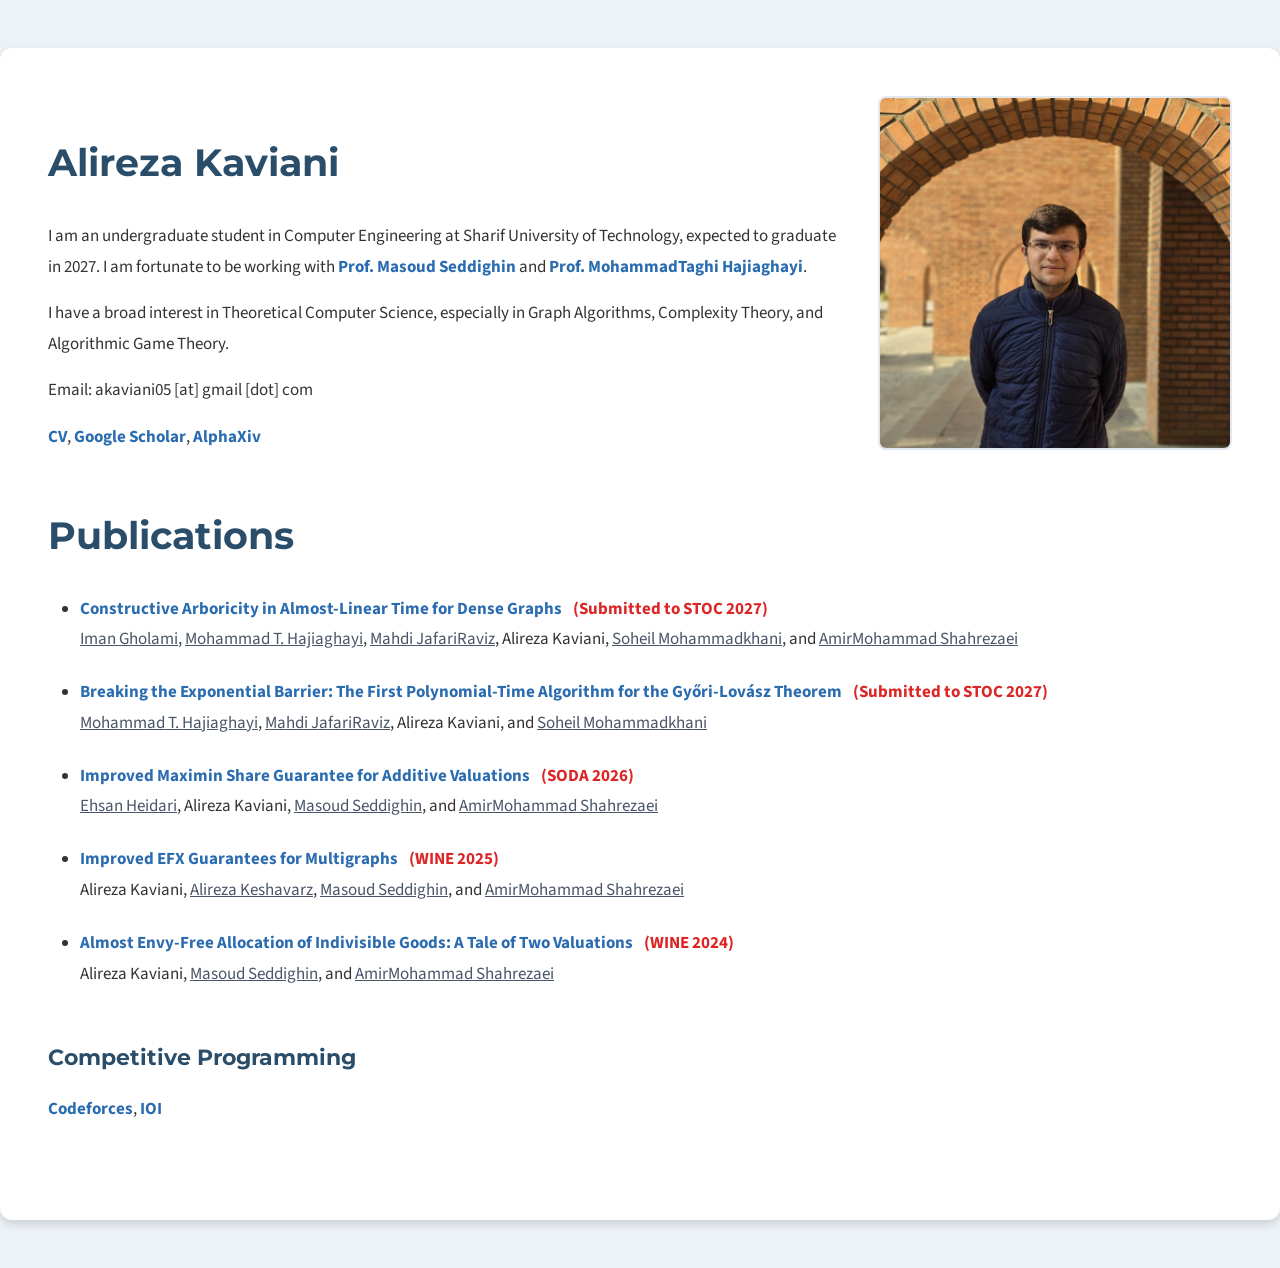
<file: index.html>
<!DOCTYPE html>
<html lang="en">
<head>
    <meta name="google-site-verification" content="T8lD_rZmAVnif1Qb622VbIHkE60C-Ya8ZDm7jXw_jjA" />
    <meta charset="UTF-8">
    <meta name="viewport" content="width=device-width, initial-scale=1.0">
    <title>Alireza Kaviani | Academic Homepage</title>
    <meta name="description" content="Alireza Kaviani is an undergraduate Computer Engineering student at Sharif University of Technology. His research interests include theoretical computer science, graph algorithms, complexity theory, fair division, and algorithmic game theory.">
    <meta name="keywords" content="Alireza Kaviani, علیرضا کاویانی, theoretical computer science, graph algorithms, complexity theory, algorithmic game theory, fair division, computer science research, Sharif University of Technology">
    <meta name="author" content="Alireza Kaviani">
    <meta name="robots" content="index, follow, max-image-preview:large, max-snippet:-1, max-video-preview:-1">
    <meta name="citation_author" content="Alireza Kaviani">
    <meta name="citation_author_institution" content="Sharif University of Technology">
    <link rel="canonical" href="https://akaviani05.github.io/">

    <meta property="og:title" content="Alireza Kaviani | Theoretical Computer Science Researcher">
    <meta property="og:description" content="Undergraduate Computer Engineering student at Sharif University of Technology working on theoretical computer science, graph algorithms, complexity theory, fair division, and algorithmic game theory.">
    <meta property="og:type" content="website">
    <meta property="og:url" content="https://akaviani05.github.io/">
    <meta property="og:image" content="https://akaviani05.github.io/photo2.jpg">
    <meta property="og:site_name" content="Alireza Kaviani">
    <meta property="og:image:width" content="1200">
    <meta property="og:image:height" content="1200">

    <meta name="twitter:card" content="summary">
    <meta name="twitter:title" content="Alireza Kaviani | Theoretical Computer Science Researcher">
    <meta name="twitter:description" content="Research interests include graph algorithms, complexity theory, fair division, and algorithmic game theory.">
    <meta name="twitter:image" content="https://akaviani05.github.io/photo2.jpg">

    <link href="https://fonts.googleapis.com/css2?family=Montserrat:wght@400;700&family=Source+Sans+3:wght@400;600;700&display=swap" rel="stylesheet">
    <link rel="stylesheet" href="styles.css">
    <script src="authors.js"></script>
    <script data-goatcounter="https://akaviani.goatcounter.com/count"
            async src="//gc.zgo.at/count.js"></script>

    <script type="application/ld+json">
    {
      "@context":"https://schema.org",
      "@type":"Person",
      "name":"Alireza Kaviani",
      "alternateName":"علیرضا کاویانی",
      "url":"https://akaviani05.github.io/",
      "image":"https://akaviani05.github.io/photo2.jpg",
      "mainEntityOfPage":{
        "@type":"WebPage",
        "@id":"https://akaviani05.github.io/"
      },
      "affiliation":{
        "@type":"CollegeOrUniversity",
        "name":"Sharif University of Technology"
      },
      "email":"akaviani05@gmail.com",
      "knowsAbout":[
        "Theoretical Computer Science",
        "Graph Algorithms",
        "Complexity Theory",
        "Algorithmic Game Theory",
        "Fair Division"
      ],
      "sameAs":[
        "https://scholar.google.com/citations?user=hfnDOPwAAAAJ&hl=en",
        "https://www.alphaxiv.org/@alireza-kaviani",
        "https://codeforces.com/profile/alireza_kaviani",
        "https://stats.ioinformatics.org/people/7479"
      ],
      "subjectOf":[
        {
          "@type":"ScholarlyArticle",
          "name":"Constructive Arboricity in Almost-Linear Time for Dense Graphs",
          "url":"https://arxiv.org/abs/2610.13937"
        },
        {
          "@type":"ScholarlyArticle",
          "name":"Breaking the Exponential Barrier: The First Polynomial-Time Algorithm for the Győri-Lovász Theorem",
          "url":"https://arxiv.org/abs/2608.30945"
        },
        {
          "@type":"ScholarlyArticle",
          "name":"Improved Maximin Share Guarantee for Additive Valuations",
          "url":"https://arxiv.org/abs/2510.10423"
        },
        {
          "@type":"ScholarlyArticle",
          "name":"Improved EFX Guarantees for Multigraphs",
          "url":"https://arxiv.org/abs/2506.09288"
        },
        {
          "@type":"ScholarlyArticle",
          "name":"Almost Envy-Free Allocation of Indivisible Goods: A Tale of Two Valuations",
          "url":"https://arxiv.org/abs/2407.05139"
        }
      ]
    }
    </script>
</head>
<body>
    <div class="container">
        <img src="photo2.jpg" alt="Alireza Kaviani's Photo" class="photo">
        <section id="about" class="section">
            <h1>Alireza Kaviani</h1>
            <p>
                I am an undergraduate student in Computer Engineering at Sharif University of Technology, expected to graduate in 2027. I am fortunate to be working with
                <a href="https://sites.google.com/view/masoudseddighin">Prof. Masoud Seddighin</a>
                and
                <a href="https://www.cs.umd.edu/~hajiagha/">Prof. MohammadTaghi Hajiaghayi</a>.
            </p>
            <p>I have a broad interest in Theoretical Computer Science, especially in Graph Algorithms, Complexity Theory, and Algorithmic Game Theory.</p>
            <p>Email: akaviani05 [at] gmail [dot] com</p>
            <p><a href="CV.pdf" target="_blank">CV</a>, <a href="https://scholar.google.com/citations?user=hfnDOPwAAAAJ&hl=en" target="_blank">Google Scholar</a>, <a href="https://www.alphaxiv.org/@alireza-kaviani" target="_blank">AlphaXiv</a></p>
        </section>
        <!-- <section id="research" class="section">
            <h2>Research</h2>
            <ul>
                <li><strong>Fair Division and EFX Allocations:</strong> Working as a Research Assistant with Prof. Masoud Seddighin, with publications in WINE 2024 and AAAI 2025 (under review).</li>
                <li><strong>Complexity Theory:</strong> Research project with Prof. MohammadTaghi Hajiaghayi at the University of Maryland.</li>
                <li><strong>Heuristics for NP-Hard Problems:</strong> Research Fellow at Cambridge Brain, focusing on the Traveling Salesman Problem.</li>
            </ul>
        </section> -->
        <section id="publications" class="section">
            <h1>Publications</h1>
            <ul>
                <script>
                    document.write(createPublication(
                        "Constructive Arboricity in Almost-Linear Time for Dense Graphs",
                        "https://arxiv.org/abs/2610.13937",
                        null,
                        "Submitted to STOC 2027",
                        ["Iman Gholami", "Mohammad T. Hajiaghayi", "Mahdi JafariRaviz", "Alireza Kaviani", "Soheil Mohammadkhani", "AmirMohammad Shahrezaei"]
                    ));

                    document.write(createPublication(
                        "Breaking the Exponential Barrier: The First Polynomial-Time Algorithm for the Győri-Lovász Theorem",
                        "https://arxiv.org/abs/2608.30945",
                        null,
                        "Submitted to STOC 2027",
                        ["Mohammad T. Hajiaghayi", "Mahdi JafariRaviz", "Alireza Kaviani", "Soheil Mohammadkhani"]
                    ));

                    document.write(createPublication(
                        "Improved Maximin Share Guarantee for Additive Valuations",
                        "https://arxiv.org/abs/2510.10423",
                        "Symposium on Discrete Algorithms",
                        "SODA 2026",
                        ["Ehsan Heidari", "Alireza Kaviani", "Masoud Seddighin", "AmirMohammad Shahrezaei"]
                    ));

                    document.write(createPublication(
                        "Improved EFX Guarantees for Multigraphs",
                        "https://arxiv.org/abs/2506.09288",
                        "Workshop on Internet and Network Economics",
                        "WINE 2025",
                        ["Alireza Kaviani", "Alireza Keshavarz", "Masoud Seddighin", "AmirMohammad Shahrezaei"]
                    ));

                    document.write(createPublication(
                        "Almost Envy-Free Allocation of Indivisible Goods: A Tale of Two Valuations",
                        "https://arxiv.org/abs/2407.05139",
                        "Workshop on Internet and Network Economics",
                        "WINE 2024",
                        ["Alireza Kaviani", "Masoud Seddighin", "AmirMohammad Shahrezaei"]
                    ));
                </script>
            </ul>
        </section>
        <section id="competitive-programming" class="section">
            <h2>Competitive Programming</h2>
            <strong><a href="https://codeforces.com/profile/alireza_kaviani" target="_blank">Codeforces</a></strong>, <strong><a href="https://stats.ioinformatics.org/people/7479" target="_blank">IOI</a></strong>
        </section>
    </div>
</body>
</html>
</file>
<file: styles.css>
body {
    font-family: 'Source Sans 3', sans-serif;
    font-size: 1.0625rem;
    margin: 0;
    padding: 0;
    line-height: 1.8;
    color: #333333;
    background-color: #edf2f7;
}

.container {
    max-width: 1600px;
    margin: 3rem auto;
    padding: 3rem;
    background-color: #ffffff;
    box-shadow: 0 4px 10px rgba(0, 0, 0, 0.15);
    border-radius: 12px;
}

.section { margin-bottom: 3rem; }

h1 {
    font-family: 'Montserrat', sans-serif;
    color: #2a4d69;
    font-size: 2.4rem;
    margin-bottom: 1.5rem;
}

h2 {
    font-family: 'Montserrat', sans-serif;
    color: #2a4d69;
    font-size: 1.4rem;
    margin-bottom: 1rem;
}

ul {
    padding-left: 2rem;
    list-style-type: disc;
}

ul li { margin-bottom: 1.4rem; }

a {
    color: #2b6cb0;
    text-decoration: none;
    font-weight: bold;
}

a:hover {
    text-decoration: underline;
    color: #2c5282;
}

.author-link {
    color: #4a5568;
    text-decoration: underline;
    font-weight: normal;
}

.author-link:hover {
    color: #2d3748;
    text-decoration: underline;
}

.photo {
    float: right;
    width: 350px;
    height: auto;
    margin: 0 0 2rem 2rem;
    border-radius: 8px;
    border: 2px solid #e2e8f0;
}

p { margin: 1rem 0; }

.conference {
    color: #dc2626;
    font-weight: bold;
    margin-left: 0.5rem;
}

@media (max-width: 768px) {
    .container { padding: 1.5rem; }
    h1 { 
        font-size: 1.8rem;
        margin-bottom: 1rem;
    }
    p, ul li { font-size: 1rem; }
    ul li { margin-bottom: 1rem; }
    .photo {
        float: none;
        display: block;
        margin: 0 auto 1.5rem auto;
        width: 90%;
        max-width: 300px;
    }
}
</file>
